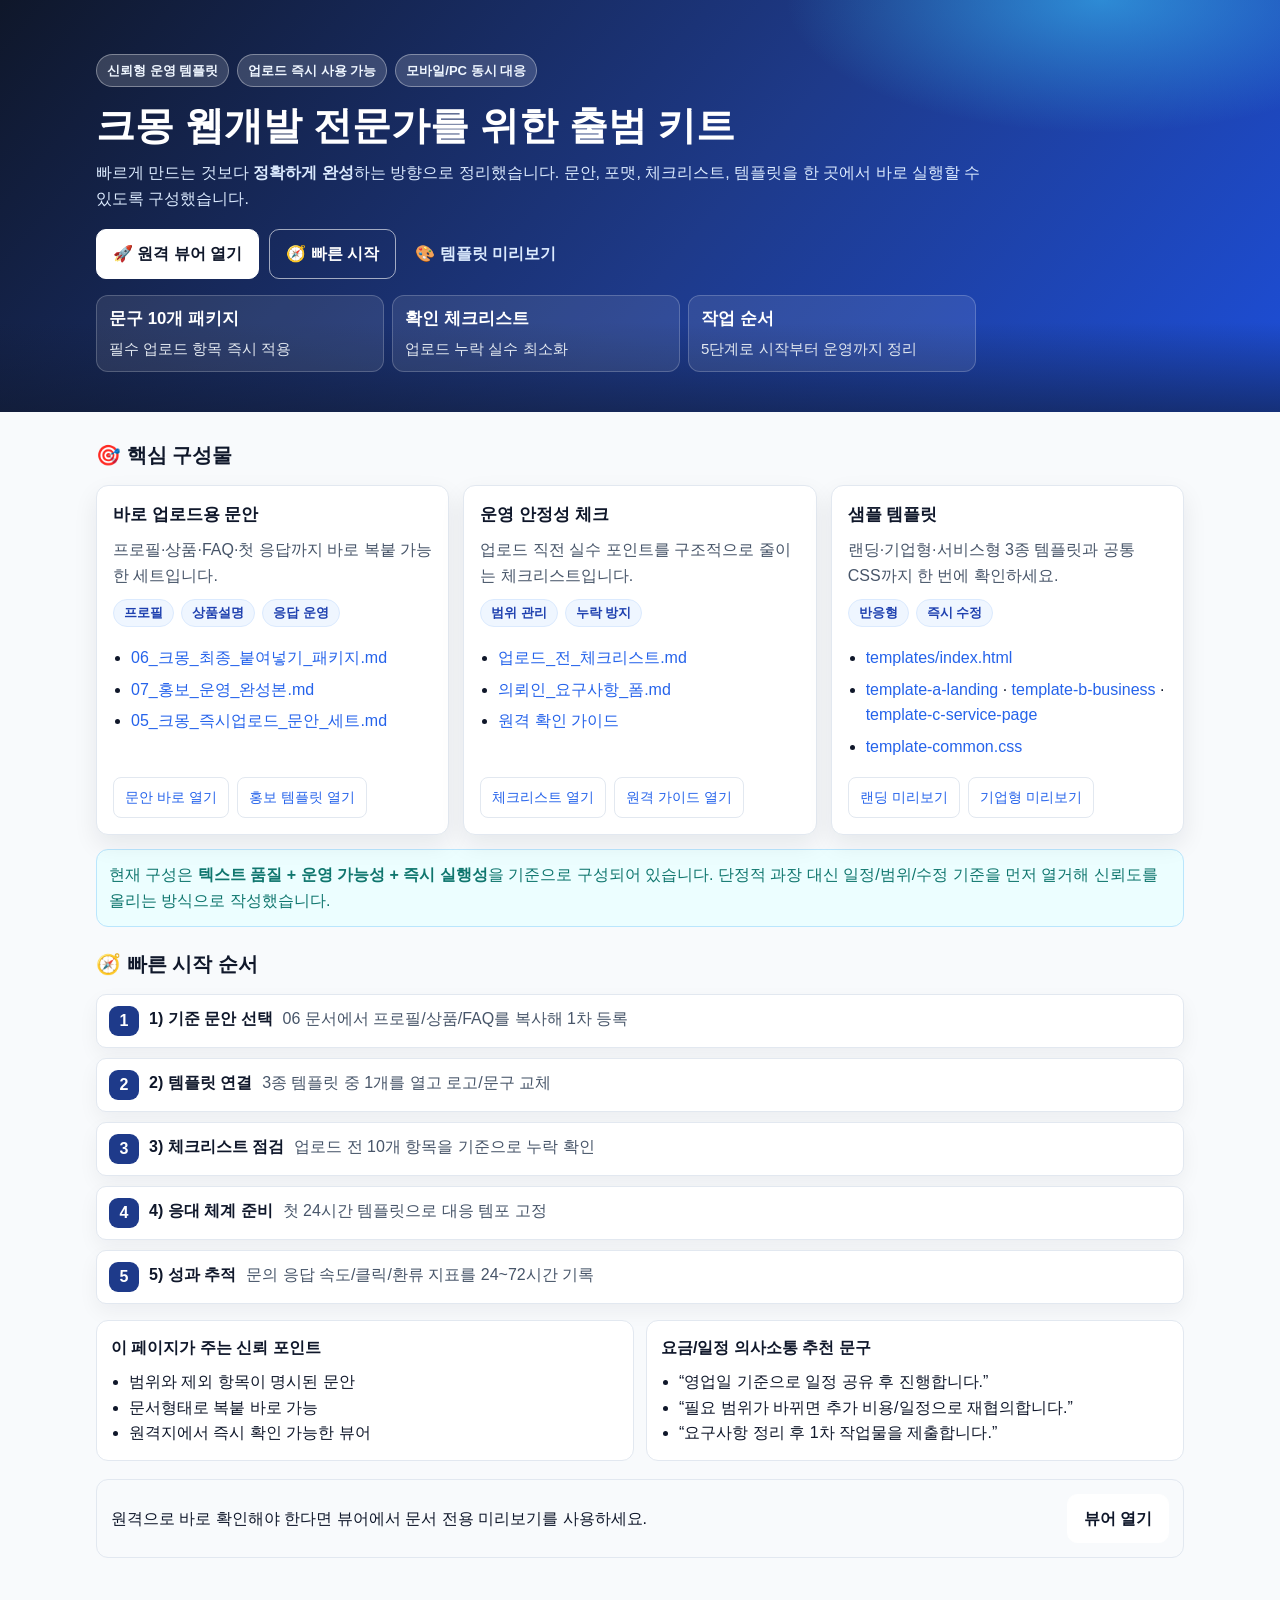
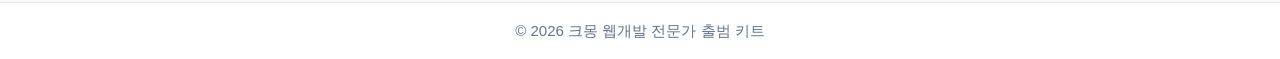
<file: index.html>
<!doctype html>
<html lang="ko">
<head>
  <meta charset="UTF-8" />
  <meta name="viewport" content="width=device-width, initial-scale=1.0" />
  <title>크몽 웹개발 전문가 출범 키트 | KMong Starter Kit</title>
  <meta name="description" content="크몽 웹개발 전문가 론칭을 위한 문안·템플릿·체크리스트를 한 곳에 정리한 실행형 키트" />
  <style>
    :root {
      --bg: #f8fafc;
      --surface: #ffffff;
      --line: #e2e8f0;
      --text: #0f172a;
      --muted: #475569;
      --primary: #1e3a8a;
      --primary-2: #2563eb;
      --accent: #0ea5e9;
      --ok: #10b981;
      --warn: #f59e0b;
      --shadow: 0 10px 24px rgba(15,23,42,.08);
      --radius-md: 12px;
      --radius-lg: 16px;
    }

    * { box-sizing: border-box; }
    body {
      margin: 0;
      font-family: -apple-system, BlinkMacSystemFont, 'Apple SD Gothic Neo', 'Pretendard', 'SUIT', Arial, sans-serif;
      background: var(--bg);
      color: var(--text);
      line-height: 1.6;
    }

    .wrap {
      max-width: 1120px;
      margin: 0 auto;
      padding: 0 16px;
    }

    a { color: var(--primary-2); text-decoration: none; }
    a:hover { text-decoration: underline; }

    .hero {
      position: relative;
      padding: 54px 0 40px;
      color: #fff;
      background: radial-gradient(900px 380px at 86% 0%, rgba(56,189,248,.6) 0%, transparent 35%), linear-gradient(130deg, #0f172a, #1e3a8a 55%, #1d4ed8);
      overflow: hidden;
    }
    .hero::after {
      content: "";
      position: absolute;
      inset: auto 0 0 0;
      height: 90px;
      background: linear-gradient(to top, rgba(15,23,42,.55), transparent);
    }
    .hero-inner { position: relative; z-index: 1; }
    .hero h1 {
      margin: 0 0 10px;
      font-size: clamp(1.85rem, 4vw, 2.45rem);
      line-height: 1.25;
    }
    .hero p {
      margin: 0;
      color: #dbeafe;
      max-width: 900px;
    }

    .badge-row {
      display: flex;
      flex-wrap: wrap;
      gap: 8px;
      margin-bottom: 14px;
    }
    .badge {
      background: rgba(255,255,255,.16);
      border: 1px solid rgba(255,255,255,.35);
      color: #eff6ff;
      border-radius: 999px;
      padding: 5px 10px;
      font-size: 0.82rem;
      font-weight: 700;
    }

    .cta-row {
      display: flex;
      gap: 10px;
      flex-wrap: wrap;
      margin-top: 18px;
    }
    .btn {
      border-radius: 10px;
      padding: 11px 16px;
      border: 1px solid transparent;
      text-decoration: none;
      font-weight: 700;
      font-size: 1rem;
      transition: transform .12s ease, box-shadow .12s ease;
      display: inline-flex;
      align-items: center;
      gap: 6px;
    }
    .btn:hover { transform: translateY(-1px); }
    .btn:focus-visible {
      outline: 3px solid rgba(255,255,255,.8);
      outline-offset: 2px;
    }
    .btn-primary {
      background: #fff;
      color: #0f172a;
      border-color: #fff;
    }
    .btn-secondary {
      background: transparent;
      color: #fff;
      border: 1px solid rgba(255,255,255,.6);
    }
    .btn-text {
      color: #dbeafe;
      background: transparent;
      border-color: transparent;
      padding-left: 8px;
      padding-right: 8px;
    }

    .trustline {
      margin-top: 16px;
      display: grid;
      grid-template-columns: repeat(auto-fit, minmax(190px, 1fr));
      gap: 8px;
      max-width: 880px;
    }
    .trustline div {
      background: rgba(255,255,255,.09);
      border: 1px solid rgba(255,255,255,.2);
      border-radius: 12px;
      padding: 10px 12px;
      color: #e2e8f0;
      font-size: .94rem;
    }
    .trustline strong {
      color: #fff;
      display: block;
      font-size: 1.05rem;
      margin-bottom: 4px;
    }

    .section {
      padding: 28px 0 44px;
    }
    .section-title {
      margin: 0 0 14px;
      font-size: 1.24rem;
      display: flex;
      align-items: center;
      gap: 8px;
      color: #0f172a;
    }

    .grid {
      display: grid;
      grid-template-columns: 1fr;
      gap: 14px;
    }
    @media (min-width: 930px) {
      .grid { grid-template-columns: repeat(3, 1fr); }
    }

    .card {
      background: var(--surface);
      border: 1px solid var(--line);
      border-radius: var(--radius-md);
      padding: 16px;
      box-shadow: var(--shadow);
      display: flex;
      flex-direction: column;
      min-height: 220px;
    }
    .card h2 { margin: 0 0 8px; font-size: 1.05rem; }
    .card p { margin: 0 0 10px; color: var(--muted); }
    .chips { display: flex; flex-wrap: wrap; gap: 7px; margin-bottom: 12px; }
    .chip {
      background: #eff6ff;
      border: 1px solid #dbeafe;
      color: #1e40af;
      border-radius: 999px;
      padding: 3px 10px;
      font-size: 0.8rem;
      font-weight: 700;
    }
    .card ul { margin: 0; padding-left: 18px; }
    .card li { margin: 6px 0; }

    .card-cta {
      margin-top: auto;
      padding-top: 12px;
      display: flex;
      gap: 8px;
      flex-wrap: wrap;
    }
    .card-cta .btn-small {
      font-size: 0.9rem;
      border-radius: 8px;
      padding: 8px 11px;
      border: 1px solid var(--line);
      background: #fff;
    }

    .notice {
      border: 1px solid #bae6fd;
      background: #ecfeff;
      border-radius: 12px;
      color: #0f766e;
      padding: 12px;
      margin: 14px 0 22px;
    }

    .steps {
      list-style: none;
      margin: 0;
      padding: 0;
      display: grid;
      grid-template-columns: 1fr;
      gap: 10px;
      counter-reset: sstep;
    }
    .steps li {
      background: #fff;
      border: 1px solid var(--line);
      border-radius: 10px;
      padding: 11px 12px;
      display: flex;
      gap: 10px;
      align-items: flex-start;
      box-shadow: 0 8px 20px rgba(15,23,42,.05);
    }
    .steps li::before {
      content: counter(sstep);
      counter-increment: sstep;
      min-width: 30px;
      text-align: center;
      border-radius: 9px;
      background: var(--primary);
      color: #fff;
      font-weight: 700;
      line-height: 30px;
      height: 30px;
      border: none;
    }
    .steps strong { display: block; color: #0f172a; }
    .steps span { color: var(--muted); }

    .info-grid {
      margin-top: 16px;
      display: grid;
      gap: 12px;
      grid-template-columns: 1fr;
    }
    @media (min-width: 760px) {
      .info-grid { grid-template-columns: 1fr 1fr; }
    }
    .info-box {
      border: 1px solid var(--line);
      background: #fff;
      border-radius: 12px;
      padding: 14px;
    }
    .info-box h3 { margin: 0 0 8px; font-size: 1rem; }
    .info-box ul { margin: 0; padding-left: 18px; }

    .mini-cta {
      margin-top: 18px;
      display: flex;
      gap: 10px;
      flex-wrap: wrap;
      justify-content: space-between;
      align-items: center;
      padding: 14px;
      border-radius: 12px;
      background: #f8fafc;
      border: 1px solid var(--line);
    }

    footer {
      background: #fff;
      padding: 16px 0;
      border-top: 1px solid var(--line);
      color: #64748b;
      text-align: center;
      font-size: .94rem;
    }

    @media (max-width: 640px) {
      .btn { width: 100%; justify-content: center; }
      .cta-row { gap: 8px; }
      .hero { padding: 44px 0 34px; }
      .mini-cta a { width: 100%; text-align: center; justify-content: center; }
    }
  </style>
</head>
<body>
  <header class="hero" role="banner">
    <div class="wrap hero-inner">
      <div class="badge-row" aria-label="제품 핵심 지표">
        <span class="badge">신뢰형 운영 템플릿</span>
        <span class="badge">업로드 즉시 사용 가능</span>
        <span class="badge">모바일/PC 동시 대응</span>
      </div>

      <h1>크몽 웹개발 전문가를 위한 출범 키트</h1>
      <p>
        빠르게 만드는 것보다 <strong>정확하게 완성</strong>하는 방향으로 정리했습니다.
        문안, 포맷, 체크리스트, 템플릿을 한 곳에서 바로 실행할 수 있도록 구성했습니다.
      </p>

      <div class="cta-row">
        <a class="btn btn-primary" href="./viewer/" aria-label="원격 뷰어로 이동">🚀 원격 뷰어 열기</a>
        <a class="btn btn-secondary" href="#quick-start" aria-label="빠른 시작 순서로 이동">🧭 빠른 시작</a>
        <a class="btn btn-text" href="./templates/" aria-label="템플릿 페이지로 이동">🎨 템플릿 미리보기</a>
      </div>

      <div class="trustline" aria-label="운영 지표 요약">
        <div><strong>문구 10개 패키지</strong>필수 업로드 항목 즉시 적용</div>
        <div><strong>확인 체크리스트</strong>업로드 누락 실수 최소화</div>
        <div><strong>작업 순서</strong>5단계로 시작부터 운영까지 정리</div>
      </div>
    </div>
  </header>

  <main class="section">
    <div class="wrap">
      <h2 class="section-title">🎯 핵심 구성물</h2>
      <section class="grid" aria-label="핵심 문안 및 자료 모음">
        <article class="card">
          <h2>바로 업로드용 문안</h2>
          <p>프로필·상품·FAQ·첫 응답까지 바로 복붙 가능한 세트입니다.</p>
          <div class="chips">
            <span class="chip">프로필</span>
            <span class="chip">상품설명</span>
            <span class="chip">응답 운영</span>
          </div>
          <ul>
            <li><a href="./docs/06_크몽_최종_붙여넣기_패키지.md">06_크몽_최종_붙여넣기_패키지.md</a></li>
            <li><a href="./docs/07_홍보_운영_완성본.md">07_홍보_운영_완성본.md</a></li>
            <li><a href="./docs/05_크몽_즉시업로드_문안_세트.md">05_크몽_즉시업로드_문안_세트.md</a></li>
          </ul>
          <div class="card-cta">
            <a class="btn-small" href="./docs/06_크몽_최종_붙여넣기_패키지.md">문안 바로 열기</a>
            <a class="btn-small" href="./docs/07_홍보_운영_완성본.md">홍보 템플릿 열기</a>
          </div>
        </article>

        <article class="card">
          <h2>운영 안정성 체크</h2>
          <p>업로드 직전 실수 포인트를 구조적으로 줄이는 체크리스트입니다.</p>
          <div class="chips">
            <span class="chip">범위 관리</span>
            <span class="chip">누락 방지</span>
          </div>
          <ul>
            <li><a href="./checklist/업로드_전_체크리스트.md">업로드_전_체크리스트.md</a></li>
            <li><a href="./checklist/의뢰인_요구사항_폼.md">의뢰인_요구사항_폼.md</a></li>
            <li><a href="./docs/08_원격_확인_가이드.md">원격 확인 가이드</a></li>
          </ul>
          <div class="card-cta">
            <a class="btn-small" href="./checklist/업로드_전_체크리스트.md">체크리스트 열기</a>
            <a class="btn-small" href="./docs/08_원격_확인_가이드.md">원격 가이드 열기</a>
          </div>
        </article>

        <article class="card">
          <h2>샘플 템플릿</h2>
          <p>랜딩·기업형·서비스형 3종 템플릿과 공통 CSS까지 한 번에 확인하세요.</p>
          <div class="chips">
            <span class="chip">반응형</span>
            <span class="chip">즉시 수정</span>
          </div>
          <ul>
            <li><a href="./templates/index.html">templates/index.html</a></li>
            <li><a href="./templates/template-a-landing.html">template-a-landing</a> · <a href="./templates/template-b-business.html">template-b-business</a> · <a href="./templates/template-c-service-page.html">template-c-service-page</a></li>
            <li><a href="./templates/template-common.css">template-common.css</a></li>
          </ul>
          <div class="card-cta">
            <a class="btn-small" href="./templates/template-a-landing.html">랜딩 미리보기</a>
            <a class="btn-small" href="./templates/template-b-business.html">기업형 미리보기</a>
          </div>
        </article>
      </section>

      <div class="notice">
        현재 구성은 <strong>텍스트 품질 + 운영 가능성 + 즉시 실행성</strong>을 기준으로 구성되어 있습니다.
        단정적 과장 대신 일정/범위/수정 기준을 먼저 열거해 신뢰도를 올리는 방식으로 작성했습니다.
      </div>

      <h2 class="section-title" id="quick-start">🧭 빠른 시작 순서</h2>
      <ol class="steps" aria-label="빠른 시작 단계">
        <li><strong>1) 기준 문안 선택</strong><span>06 문서에서 프로필/상품/FAQ를 복사해 1차 등록</span></li>
        <li><strong>2) 템플릿 연결</strong><span>3종 템플릿 중 1개를 열고 로고/문구 교체</span></li>
        <li><strong>3) 체크리스트 점검</strong><span>업로드 전 10개 항목을 기준으로 누락 확인</span></li>
        <li><strong>4) 응대 체계 준비</strong><span>첫 24시간 템플릿으로 대응 템포 고정</span></li>
        <li><strong>5) 성과 추적</strong><span>문의 응답 속도/클릭/환류 지표를 24~72시간 기록</span></li>
      </ol>

      <div class="info-grid">
        <section class="info-box">
          <h3>이 페이지가 주는 신뢰 포인트</h3>
          <ul>
            <li>범위와 제외 항목이 명시된 문안</li>
            <li>문서형태로 복붙 바로 가능</li>
            <li>원격지에서 즉시 확인 가능한 뷰어</li>
          </ul>
        </section>
        <section class="info-box">
          <h3>요금/일정 의사소통 추천 문구</h3>
          <ul>
            <li>“영업일 기준으로 일정 공유 후 진행합니다.”</li>
            <li>“필요 범위가 바뀌면 추가 비용/일정으로 재협의합니다.”</li>
            <li>“요구사항 정리 후 1차 작업물을 제출합니다.”</li>
          </ul>
        </section>
      </div>

      <div class="mini-cta" role="note" aria-label="바로가기 버튼 그룹">
        <span>원격으로 바로 확인해야 한다면 뷰어에서 문서 전용 미리보기를 사용하세요.</span>
        <a class="btn btn-primary" href="./viewer/">뷰어 열기</a>
      </div>
    </div>
  </main>

  <footer>© 2026 크몽 웹개발 전문가 출범 키트</footer>
</body>
</html>
</file>
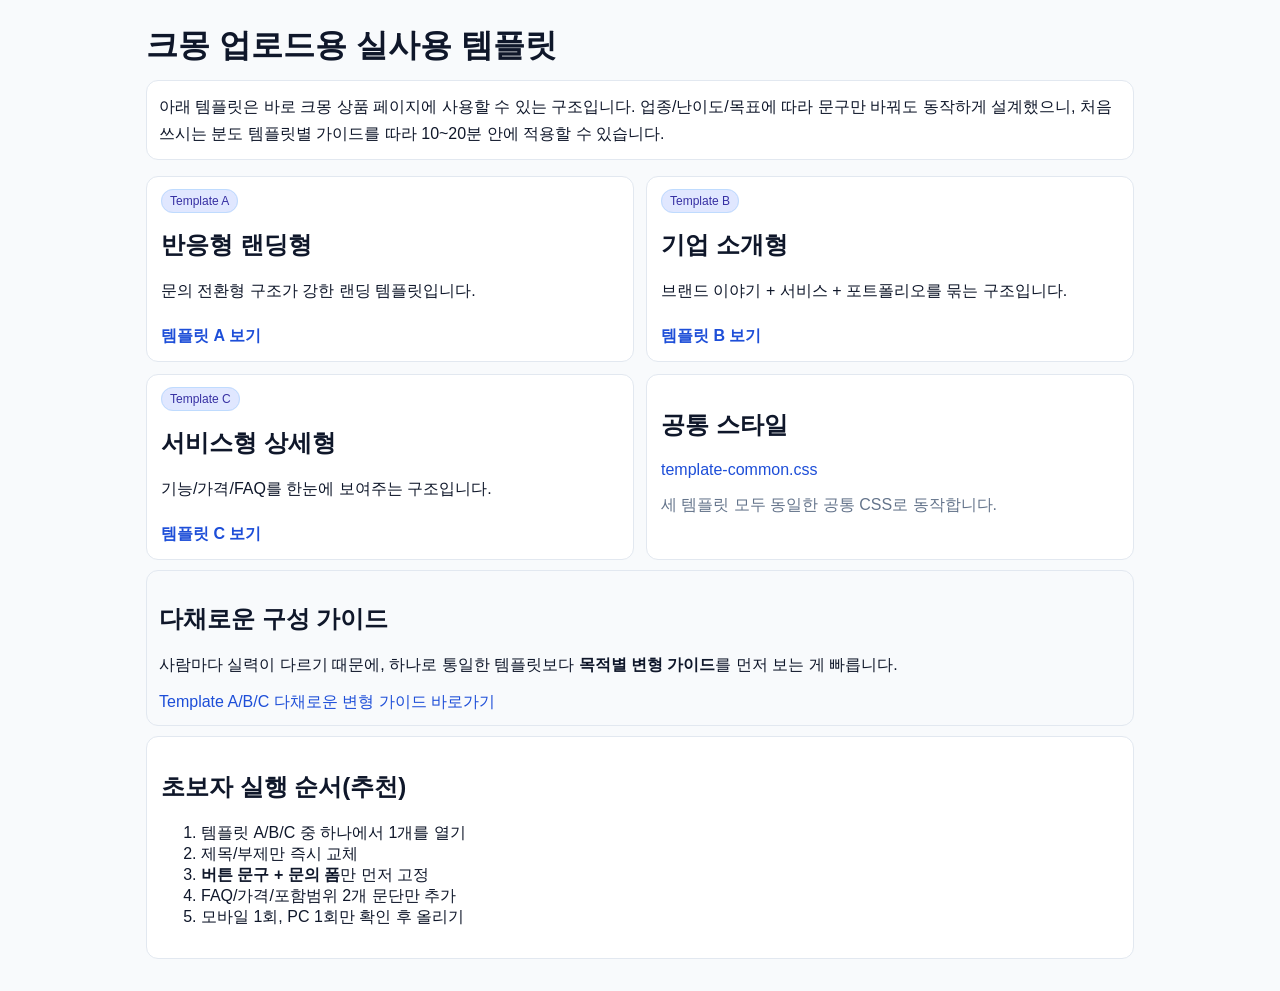
<file: templates/index.html>
<!doctype html>
<html lang="ko">
<head>
  <meta charset="UTF-8" />
  <meta name="viewport" content="width=device-width, initial-scale=1.0" />
  <meta name="description" content="크몽 업로드용 실사용 템플릿 모음" />
  <title>실사용 템플릿 목록</title>
  <style>
    :root {
      --line: #e2e8f0;
      --card: #ffffff;
      --text: #0f172a;
      --muted: #64748b;
    }
    * { box-sizing: border-box; }
    body {
      font-family: -apple-system, BlinkMacSystemFont, 'Apple SD Gothic Neo', Arial, sans-serif;
      background: #f8fafc;
      margin: 0;
      color: var(--text);
    }
    .wrap { max-width: 1020px; margin: 0 auto; padding: 24px 16px 32px; }
    .title { margin: 0 0 12px; }
    .summary {
      background: #fff;
      border: 1px solid var(--line);
      border-radius: 12px;
      padding: 12px;
      line-height: 1.7;
      margin-bottom: 16px;
    }
    .grid {
      display: grid;
      grid-template-columns: repeat(2, 1fr);
      gap: 12px;
      margin-bottom: 10px;
    }
    .card {
      background: var(--card);
      border: 1px solid var(--line);
      border-radius: 12px;
      padding: 14px;
      min-height: 130px;
    }
    a { color: #1d4ed8; text-decoration: none; }
    a:hover { text-decoration: underline; }
    .badge { background:#e0e7ff; color:#3730a3; padding:4px 8px; border-radius:999px; font-size:12px; border:1px solid #bfdbfe; }
    .hint { color: var(--muted); }
    .big-link {
      display: inline-block;
      margin-top: 8px;
      font-weight: 700;
    }
    .highlight { background: #f8fafc; border:1px solid var(--line); border-radius:12px; padding: 12px; }

    @media (max-width: 860px) {
      .grid { grid-template-columns: 1fr; }
    }
  </style>
</head>
<body>
  <main class="wrap">
    <h1 class="title">크몽 업로드용 실사용 템플릿</h1>
    <div class="summary">
      아래 템플릿은 바로 크몽 상품 페이지에 사용할 수 있는 구조입니다.
      업종/난이도/목표에 따라 문구만 바꿔도 동작하게 설계했으니,
      처음 쓰시는 분도 템플릿별 가이드를 따라 10~20분 안에 적용할 수 있습니다.
    </div>

    <div class="grid">
      <section class="card">
        <span class="badge">Template A</span>
        <h2>반응형 랜딩형</h2>
        <p>문의 전환형 구조가 강한 랜딩 템플릿입니다.</p>
        <a class="big-link" href="./template-a-landing.html">템플릿 A 보기</a>
      </section>

      <section class="card">
        <span class="badge">Template B</span>
        <h2>기업 소개형</h2>
        <p>브랜드 이야기 + 서비스 + 포트폴리오를 묶는 구조입니다.</p>
        <a class="big-link" href="./template-b-business.html">템플릿 B 보기</a>
      </section>

      <section class="card">
        <span class="badge">Template C</span>
        <h2>서비스형 상세형</h2>
        <p>기능/가격/FAQ를 한눈에 보여주는 구조입니다.</p>
        <a class="big-link" href="./template-c-service-page.html">템플릿 C 보기</a>
      </section>

      <section class="card">
        <h2>공통 스타일</h2>
        <a href="./template-common.css">template-common.css</a>
        <p class="hint">세 템플릿 모두 동일한 공통 CSS로 동작합니다.</p>
      </section>
    </div>

    <section class="card highlight">
      <h2>다채로운 구성 가이드</h2>
      <p>
        사람마다 실력이 다르기 때문에, 하나로 통일한 템플릿보다
        <strong>목적별 변형 가이드</strong>를 먼저 보는 게 빠릅니다.
      </p>
      <a href="./template-variations.md">Template A/B/C 다채로운 변형 가이드 바로가기</a>
    </section>

    <section class="card" style="margin-top:10px;">
      <h2>초보자 실행 순서(추천)</h2>
      <ol>
        <li>템플릿 A/B/C 중 하나에서 1개를 열기</li>
        <li>제목/부제만 즉시 교체</li>
        <li><strong>버튼 문구 + 문의 폼</strong>만 먼저 고정</li>
        <li>FAQ/가격/포함범위 2개 문단만 추가</li>
        <li>모바일 1회, PC 1회만 확인 후 올리기</li>
      </ol>
    </section>
  </main>
</body>
</html>
</file>
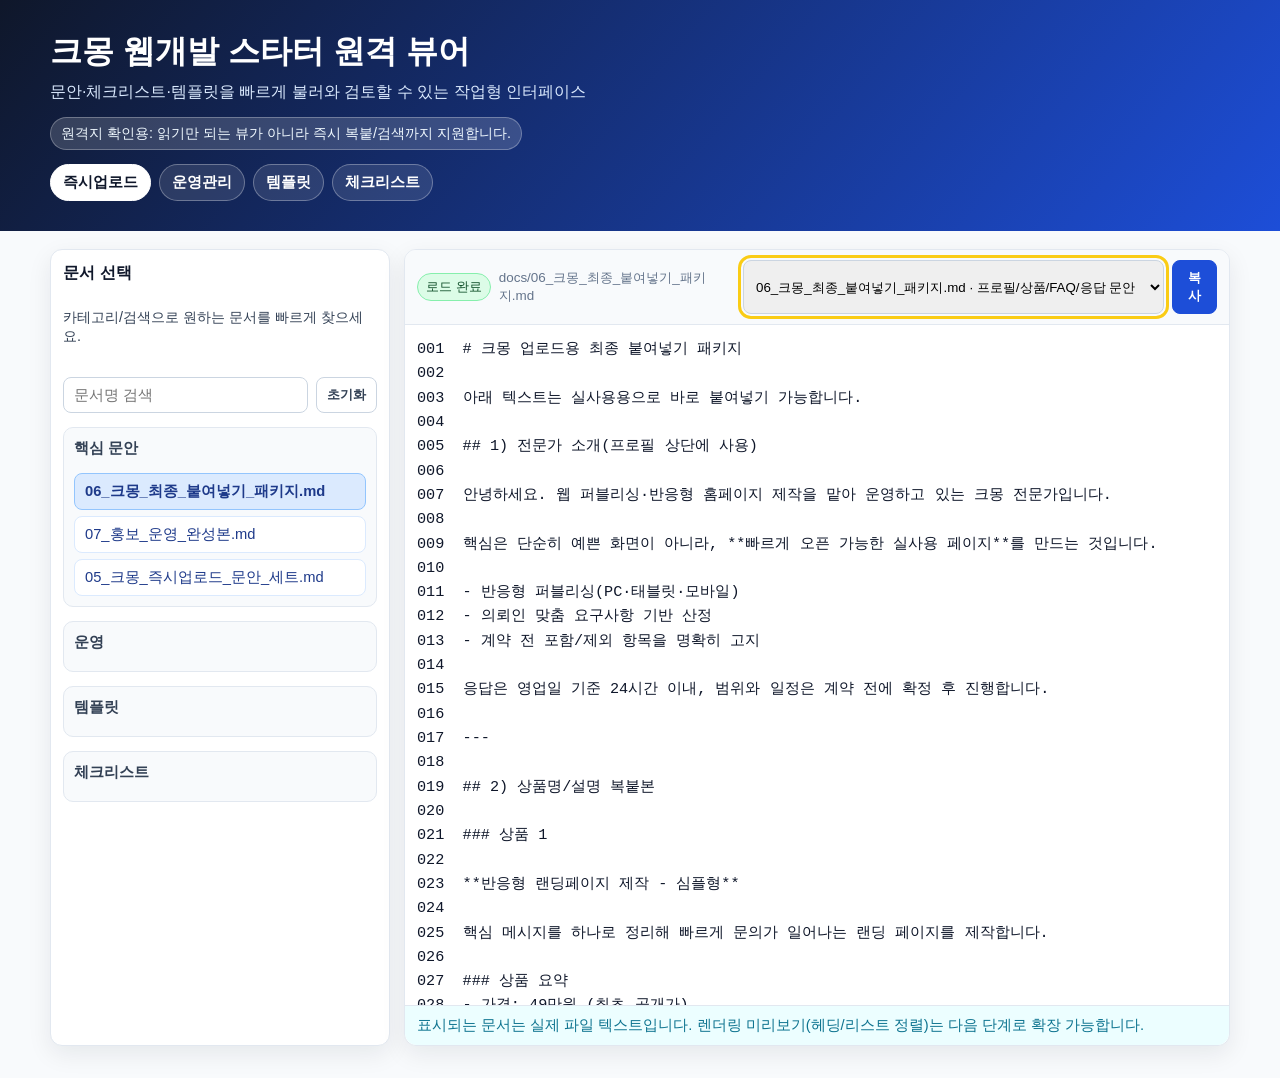
<file: viewer/index.html>
<!doctype html>
<html lang="ko">
<head>
  <meta charset="UTF-8" />
  <meta name="viewport" content="width=device-width, initial-scale=1.0" />
  <title>크몽 웹개발 스타터 원격 뷰어</title>
  <style>
    :root {
      --bg: #0f172a;
      --surface: #ffffff;
      --line: #e2e8f0;
      --text: #0f172a;
      --muted: #334155;
      --muted-2: #64748b;
      --primary: #1e3a8a;
      --primary-2: #2563eb;
      --focus: #2563eb;
      --ok: #10b981;
      --warn: #f59e0b;
      --shadow: 0 8px 24px rgba(15,23,42,.08);
      --radius: 12px;
    }

    * { box-sizing: border-box; }
    body {
      margin: 0;
      background: #f8fafc;
      color: var(--text);
      font-family: -apple-system, BlinkMacSystemFont, 'Apple SD Gothic Neo', 'Pretendard', Arial, sans-serif;
    }

    .skip {
      position: absolute;
      left: -9999px;
      top: 8px;
      z-index: 100;
      background: #fff;
      color: #0f172a;
      padding: 8px 12px;
      border-radius: 8px;
      border: 1px solid var(--line);
      text-decoration: none;
    }
    .skip:focus {
      left: 16px;
    }

    .top {
      background: linear-gradient(130deg, #0f172a, #1d4ed8);
      color: #fff;
      padding: 30px 16px;
    }
    .wrap { max-width: 1180px; margin: 0 auto; }
    h1 { margin: 0; font-size: clamp(1.5rem, 4vw, 2rem); }
    .subtitle {
      margin: 8px 0 14px;
      color: #dbeafe;
      max-width: 900px;
    }
    .toolbar-note {
      display: inline-flex;
      align-items: center;
      gap: 8px;
      background: rgba(255,255,255,.16);
      border: 1px solid rgba(255,255,255,.28);
      padding: 6px 10px;
      border-radius: 999px;
      font-size: .9rem;
      color: #f0f9ff;
    }

    .tabbar {
      margin-top: 14px;
      display: flex;
      gap: 8px;
      flex-wrap: wrap;
    }
    .tabbar button {
      border: 1px solid rgba(255,255,255,.3);
      background: rgba(255,255,255,.11);
      color: #fff;
      border-radius: 999px;
      padding: 8px 12px;
      font-size: .94rem;
      cursor: pointer;
      font-weight: 700;
    }
    .tabbar button[aria-selected="true"] {
      background: #fff;
      color: #0f172a;
      border-color: #fff;
    }
    .tabbar button:focus-visible,
    .doc-item:focus-visible,
    .action-btn:focus-visible,
    #search:focus-visible,
    #doc-select:focus-visible,
    #copy-btn:focus-visible,
    #retry-btn:focus-visible {
      outline: 3px solid #facc15;
      outline-offset: 2px;
    }

    .main {
      padding: 18px 16px 32px;
    }

    .workspace {
      max-width: 1180px;
      margin: 0 auto;
      display: grid;
      grid-template-columns: 340px 1fr;
      gap: 14px;
    }

    .panel {
      background: var(--surface);
      border: 1px solid var(--line);
      border-radius: var(--radius);
      box-shadow: var(--shadow);
      overflow: hidden;
      min-height: 420px;
    }

    .sidebar {
      display: flex;
      flex-direction: column;
      padding: 12px;
      gap: 10px;
    }

    .sidebar h2 {
      margin: 0;
      font-size: 1.02rem;
    }
    .small { font-size: .9rem; color: var(--muted); }

    .search-wrap {
      display: grid;
      grid-template-columns: 1fr auto;
      gap: 8px;
      margin-top: 6px;
    }
    #search {
      border: 1px solid #cbd5e1;
      border-radius: 8px;
      padding: 8px 10px;
      font-size: .95rem;
    }
    #search-clear {
      border: 1px solid #cbd5e1;
      border-radius: 8px;
      background: #fff;
      color: #334155;
      padding: 8px 10px;
    }

    .group {
      margin-top: 4px;
      border: 1px solid #e2e8f0;
      border-radius: 10px;
      padding: 10px;
      background: #f8fafc;
    }
    .group h3 {
      margin: 0 0 8px;
      font-size: .95rem;
      color: #334155;
    }
    .doc-item {
      width: 100%;
      text-align: left;
      border: 1px solid #dbeafe;
      background: #fff;
      margin-top: 6px;
      padding: 8px 10px;
      border-radius: 8px;
      cursor: pointer;
      color: #1e3a8a;
      font-size: .92rem;
    }
    .doc-item[aria-current="true"] {
      background: #dbeafe;
      border-color: #93c5fd;
      font-weight: 700;
    }

    .viewer {
      display: flex;
      flex-direction: column;
      min-height: 520px;
    }
    .viewer-head {
      position: sticky;
      top: 0;
      z-index: 2;
      background: #f8fafc;
      border-bottom: 1px solid var(--line);
      padding: 10px 12px;
      display: flex;
      flex-wrap: wrap;
      align-items: center;
      justify-content: space-between;
      gap: 10px;
    }
    .viewer-head .left {
      display: flex;
      align-items: center;
      gap: 8px;
      min-width: 0;
      flex: 1;
    }
    .status {
      font-size: .84rem;
      padding: 4px 8px;
      border-radius: 999px;
      background: #f1f5f9;
      border: 1px solid #cbd5e1;
      color: #334155;
      white-space: nowrap;
    }
    .status.loading { background: #dbeafe; color: #1d4ed8; }
    .status.error { background: #fee2e2; color: #991b1b; border-color: #fecaca; }
    .status.success { background: #dcfce7; color: #14532d; border-color: #86efac; }
    #current-path { color: #64748b; font-size: .84rem; }

    #doc-select {
      width: 100%;
      border: 1px solid #cbd5e1;
      border-radius: 8px;
      padding: 6px 8px;
      max-width: 100%;
    }

    .actions { display: flex; gap: 8px; }
    .action-btn {
      border: 1px solid #cbd5e1;
      background: #fff;
      border-radius: 8px;
      padding: 8px 10px;
      cursor: pointer;
      font-weight: 700;
      color: #1e3a8a;
    }
    .action-btn.primary { background: #1d4ed8; color: #fff; border-color: #1d4ed8; }

    #docViewer {
      margin: 0;
      white-space: pre-wrap;
      word-break: break-all;
      background: #fff;
      color: #0f172a;
      line-height: 1.6;
      padding: 12px;
      overflow: auto;
      font-size: .95rem;
      min-height: 380px;
      max-height: calc(100vh - 220px);
      min-height: 420px;
    }

    mark {
      background: #fef9c3;
      border-radius: 3px;
      padding: 0 2px;
    }

    .note {
      border-top: 1px solid var(--line);
      padding: 10px 12px;
      background: #ecfeff;
      color: #0e7490;
      font-size: .92rem;
      border-radius: 0 0 var(--radius) var(--radius);
    }

    .reveal {
      display: none;
    }

    @media (max-width: 960px) {
      .workspace {
        grid-template-columns: 1fr;
      }
      .sidebar {
        order: 2;
      }
      .viewer {
        order: 1;
      }
    }

    @media (max-width: 640px) {
      .toolbar { gap: 10px; }
      .viewer-head {
        position: static;
        padding: 10px;
      }
      .actions { width: 100%; }
      .action-btn { flex: 1; }
      #docViewer {
        max-height: calc(100vh - 340px);
      }
      .reveal {
        display: inline;
        margin-left: 8px;
      }
    }
  </style>
</head>
<body>
  <a class="skip" href="#viewer-head">본문 바로가기</a>

  <header class="top" role="banner">
    <div class="wrap">
      <h1>크몽 웹개발 스타터 원격 뷰어</h1>
      <p class="subtitle">문안·체크리스트·템플릿을 빠르게 불러와 검토할 수 있는 작업형 인터페이스</p>
      <div class="toolbar-note">원격지 확인용: 읽기만 되는 뷰가 아니라 즉시 복붙/검색까지 지원합니다.</div>
      <div class="tabbar" role="tablist" aria-label="문서 시나리오">
        <button class="tab" role="tab" id="tab-core" data-target="core" aria-controls="viewer-area" aria-selected="true" aria-label="즉시업로드 시나리오">즉시업로드</button>
        <button class="tab" role="tab" id="tab-ops" data-target="ops" aria-controls="viewer-area" aria-selected="false" aria-label="운영관리 시나리오">운영관리</button>
        <button class="tab" role="tab" id="tab-template" data-target="template" aria-controls="viewer-area" aria-selected="false" aria-label="템플릿 시나리오">템플릿</button>
        <button class="tab" role="tab" id="tab-check" data-target="check" aria-controls="viewer-area" aria-selected="false" aria-label="체크리스트 시나리오">체크리스트</button>
      </div>
    </div>
  </header>

  <main class="main">
    <div class="wrap workspace">
      <aside class="panel sidebar" aria-label="문서 목록 패널">
        <h2>문서 선택</h2>
        <p class="small">카테고리/검색으로 원하는 문서를 빠르게 찾으세요.</p>
        <div class="search-wrap">
          <input id="search" aria-label="문서 검색" type="search" placeholder="문서명 검색" />
          <button id="search-clear" type="button" class="action-btn" aria-label="검색 초기화">초기화</button>
        </div>

        <div class="group" id="group-core">
          <h3>핵심 문안</h3>
        </div>
        <div class="group" id="group-ops">
          <h3>운영</h3>
        </div>
        <div class="group" id="group-template">
          <h3>템플릿</h3>
        </div>
        <div class="group" id="group-check">
          <h3>체크리스트</h3>
        </div>
      </aside>

      <section class="panel viewer" id="viewer-area" role="region" aria-labelledby="viewer-title">
        <div class="viewer-head" id="viewer-head">
          <div class="left">
            <span id="status" class="status" role="status" aria-live="polite">준비됨</span>
            <span id="current-path">문서 경로</span>
          </div>
          <div class="actions">
            <select id="doc-select" aria-label="문서 직접 선택"></select>
            <button id="copy-btn" class="action-btn primary" type="button" aria-label="문서 내용 복사">복사</button>
            <button id="retry-btn" class="action-btn" type="button" style="display:none;" aria-label="다시 불러오기">다시 불러오기</button>
          </div>
        </div>
        <pre id="docViewer" aria-live="polite" aria-busy="false"></pre>
        <div class="note">표시되는 문서는 실제 파일 텍스트입니다. 렌더링 미리보기(헤딩/리스트 정렬)는 다음 단계로 확장 가능합니다.</div>
      </section>
    </div>
  </main>

  <script>
    const DOCS = [
      { id: 'd06', title: '06_크몽_최종_붙여넣기_패키지.md', path: '../docs/06_크몽_최종_붙여넣기_패키지.md', category: 'core', desc: '프로필/상품/FAQ/응답 문안' },
      { id: 'd07', title: '07_홍보_운영_완성본.md', path: '../docs/07_홍보_운영_완성본.md', category: 'core', desc: '썸네일/상품명/응대 운영안' },
      { id: 'd05', title: '05_크몽_즉시업로드_문안_세트.md', path: '../docs/05_크몽_즉시업로드_문안_세트.md', category: 'core', desc: '초기 업로드용 기본 문안' },
      { id: 'd00', title: '00_한눈에_보기_요약본.md', path: '../docs/00_한눈에_보기_요약본.md', category: 'ops', desc: '요약 핵심 오버뷰' },
      { id: 'd09', title: 'docs/08_원격_확인_가이드.md', path: '../docs/08_원격_확인_가이드.md', category: 'ops', desc: '원격지 확인 방법' },
      { id: 'dcheck', title: '업로드_전_체크리스트.md', path: '../checklist/업로드_전_체크리스트.md', category: 'check', desc: '업로드 직전 누락 점검' },
      { id: 'dform', title: '의뢰인_요구사항_폼.md', path: '../checklist/의뢰인_요구사항_폼.md', category: 'check', desc: '요구사항 수집용 체크폼' },
      { id: 'dtmpl', title: '템플릿 인덱스', path: '../templates/index.html', category: 'template', desc: '템플릿 미리보기' },
      { id: 'dtmplA', title: 'template-a-landing.html', path: '../templates/template-a-landing.html', category: 'template', desc: '랜딩형 샘플' },
      { id: 'dtmplB', title: 'template-b-business.html', path: '../templates/template-b-business.html', category: 'template', desc: '비즈니스형 샘플' },
      { id: 'dtmplC', title: 'template-c-service-page.html', path: '../templates/template-c-service-page.html', category: 'template', desc: '서비스형 샘플' }
    ];

    const TAB_MAP = {
      core: ['d06', 'd07', 'd05'],
      ops: ['d00', 'd09'],
      template: ['dtmpl', 'dtmplA', 'dtmplB', 'dtmplC'],
      check: ['dcheck', 'dform']
    };

    const tabs = document.querySelectorAll('.tabbar button');
    const viewer = document.getElementById('docViewer');
    const status = document.getElementById('status');
    const currentPath = document.getElementById('current-path');
    const docSelect = document.getElementById('doc-select');
    const searchInput = document.getElementById('search');
    const searchClear = document.getElementById('search-clear');
    const copyBtn = document.getElementById('copy-btn');
    const retryBtn = document.getElementById('retry-btn');

    const cache = new Map();
    let state = {
      activeTab: 'core',
      activeDoc: DOCS[0].path,
      loading: false
    };

    function groupByCategory(category) {
      return DOCS.filter((d) => d.category === category);
    }

    function sanitizeText(text) {
      return text
        .replace(/&/g, '&amp;')
        .replace(/</g, '&lt;')
        .replace(/>/g, '&gt;');
    }

    function renderSelect(docs = DOCS) {
      const prev = docSelect.value;
      docSelect.innerHTML = '';
      docs.forEach((doc) => {
        const opt = document.createElement('option');
        opt.value = doc.path;
        opt.textContent = `${doc.title} · ${doc.desc}`;
        opt.dataset.id = doc.id;
        docSelect.appendChild(opt);
      });
      if (docs.some((d) => d.path === prev)) {
        docSelect.value = prev;
      } else {
        const fallback = docs.find((d) => d.id === state.activeDoc);
      }
    }

    function renderSidebar(docs = DOCS) {
      const groups = {
        core: document.getElementById('group-core'),
        ops: document.getElementById('group-ops'),
        template: document.getElementById('group-template'),
        check: document.getElementById('group-check')
      };

      Object.keys(groups).forEach((k) => {
        groups[k].querySelectorAll('.doc-item').forEach((n) => n.remove());
      });

      docs.forEach((doc) => {
        const btn = document.createElement('button');
        btn.className = 'doc-item';
        btn.type = 'button';
        btn.textContent = doc.title;
        btn.dataset.path = doc.path;
        btn.dataset.id = doc.id;
        btn.setAttribute('aria-current', doc.path === state.activeDoc ? 'true' : 'false');
        if (state.activeDoc === doc.path) {
          btn.focus();
        }
        btn.addEventListener('click', () => {
          loadDocument(doc.path);
          docSelect.value = doc.path;
          syncUrl();
          renderSidebar();
        });
        btn.title = doc.desc;
        groups[doc.category]?.appendChild(btn);
      });
    }

    function setStatus(type, text) {
      status.className = 'status ' + type;
      status.textContent = text;
    }

    function showRetry(show) {
      retryBtn.style.display = show ? 'inline-block' : 'none';
    }

    function updateCurrentPath(path) {
      currentPath.textContent = path.replace('../', '');
    }

    function filterDocs(keyword) {
      const q = keyword.trim().toLowerCase();
      if (!q) return DOCS;
      return DOCS.filter((doc) =>
        doc.title.toLowerCase().includes(q) || doc.desc.toLowerCase().includes(q)
      );
    }

    async function loadDocument(path, focusAfterLoad = true) {
      if (!DOCS.some((d) => d.path === path)) {
        setStatus('error', '허용되지 않은 경로입니다.');
        showRetry(false);
        return;
      }

      state.activeDoc = path;
      setStatus('loading', '문서 로드 중…');
      viewer.setAttribute('aria-busy', 'true');
      viewer.textContent = '로딩 중...';
      showRetry(false);

      try {
        const cached = cache.get(path);
        const text = cached
          ? cached
          : await (async () => {
              const res = await fetch(path, { cache: 'no-store' });
              if (!res.ok) throw new Error('HTTP ' + res.status);
              const t = await res.text();
              cache.set(path, t);
              return t;
            })();

        const selected = path;
        const safe = sanitizeText(text);
        cache.set(path, cache.get(path) || text);
        viewer.innerHTML = applyLineNumbers(safe);
        updateCurrentPath(path);
        setStatus('success', '로드 완료');
        viewer.setAttribute('aria-busy', 'false');
        if (focusAfterLoad) {
          viewer.focus && viewer.focus();
        }
      } catch (e) {
        setStatus('error', '문서 로드 실패');
        viewer.setAttribute('aria-busy', 'false');
        viewer.textContent = `문서 로드 실패: ${e.message}\n경로: ${path}`;
        showRetry(true);
      }

      if (searchInput.value.trim()) {
        applySearch(searchInput.value);
      }

      updateCurrentSelectionState();
    }

    function applyLineNumbers(text) {
      const lines = text.split('\n').map((line, idx) => `${(idx + 1).toString().padStart(3, '0')}  ${line}`);
      return lines.join('\n');
    }

    function updateCurrentSelectionState() {
      document.querySelectorAll('.doc-item').forEach((btn) => {
        btn.setAttribute('aria-current', btn.dataset.path === state.activeDoc ? 'true' : 'false');
      });
      const active = DOCS.find((d) => d.path === state.activeDoc);
      if (active) {
        setStateFromUrl({ doc: active.path, tab: state.activeTab }, true);
      }
    }

    function setStateFromUrl({doc, tab}, updateSelect = false) {
      const params = new URLSearchParams(window.location.search);
      if (doc) params.set('doc', doc);
      if (tab) params.set('tab', tab);
      const newUrl = `${window.location.pathname}?${params.toString()}`;
      window.history.replaceState({}, '', newUrl);
      if (updateSelect) {
        docSelect.value = doc;
      }
    }

    function syncUrl() {
      setStateFromUrl({ doc: state.activeDoc, tab: state.activeTab }, true);
    }

    function applyTab(tabId) {
      state.activeTab = tabId;
      tabs.forEach((t) => {
        const active = t.dataset.target === tabId;
        t.setAttribute('aria-selected', active ? 'true' : 'false');
      });

      const ids = TAB_MAP[tabId] || DOCS.map((d) => d.id);
      const filtered = DOCS.filter((d) => ids.includes(d.id));
      renderSelect(filtered);
      renderSidebar(filtered);
      if (!filtered.some((d) => d.path === state.activeDoc)) {
        loadDocument(filtered[0].path, false);
        setStateFromUrl({ doc: filtered[0].path, tab: tabId }, true);
      } else {
        setStateFromUrl({ doc: state.activeDoc, tab: tabId });
      }
      docSelect.focus();
    }

    function applySearch(keyword) {
      const filtered = filterDocs(keyword);
      renderSelect(filtered);
      renderSidebar(filtered);
      if (filtered.length === 0) {
        viewer.textContent = '검색 결과가 없습니다.';
        setStatus('warn', '검색 결과 없음');
      } else if (!DOCS.some((d) => d.path === state.activeDoc && filtered.includes(d))) {
        const next = filtered[0];
        loadDocument(next.path);
        docSelect.value = next.path;
        setStateFromUrl({ doc: next.path });
      }
      const target = state.activeDocText;
      if (viewer.textContent && keyword) {
        const safe = viewer.textContent;
        const escaped = keyword.replace(/[.*+?^${}()|[\]\\]/g, '\\$&');
        viewer.innerHTML = safe.replace(new RegExp(escaped, 'gi'), (match) => `<mark>${match}</mark>`);
      }
    }

    // 이벤트 바인딩
    tabs.forEach((tab) => {
      tab.addEventListener('click', () => {
        applyTab(tab.dataset.target);
      });
      tab.addEventListener('keydown', (e) => {
        const idx = [...tabs].indexOf(tab);
        if (e.key === 'ArrowRight' || e.key === 'ArrowDown') {
          e.preventDefault();
          const next = tabs[(idx + 1) % tabs.length];
          next.focus();
          next.click();
        }
        if (e.key === 'ArrowLeft' || e.key === 'ArrowUp') {
          e.preventDefault();
          const prev = tabs[(idx - 1 + tabs.length) % tabs.length];
          prev.focus();
          prev.click();
        }
        if (e.key === 'Home') {
          tabs[0].focus(); tabs[0].click();
        }
        if (e.key === 'End') {
          tabs[tabs.length - 1].focus(); tabs[tabs.length - 1].click();
        }
      });
    });

    searchInput.addEventListener('input', (e) => {
      applySearch(e.target.value);
    });

    searchClear.addEventListener('click', () => {
      searchInput.value = '';
      applyTab(state.activeTab);
    });

    docSelect.addEventListener('change', () => {
      loadDocument(docSelect.value);
      syncUrl();
    });

    copyBtn.addEventListener('click', async () => {
      const txt = viewer.textContent || '';
      try {
        await navigator.clipboard.writeText(txt);
        setStatus('success', '클립보드 복사 완료');
        setTimeout(() => {
          if (status.classList.contains('success')) setStatus('success', '준비됨');
        }, 1400);
      } catch (e) {
        setStatus('error', '복사 실패: 브라우저 권한 필요');
        retryBtn.style.display = 'inline-block';
      }
    });

    retryBtn.addEventListener('click', () => {
      if (state.activeDoc) {
        loadDocument(state.activeDoc);
      }
    });

    // 초기 URL 상태 복원
    (function init() {
      const params = new URLSearchParams(window.location.search);
      const tab = params.get('tab') || 'core';
      const doc = params.get('doc');

      renderSelect(DOCS);
      renderSidebar(DOCS);

      if (tab && TAB_MAP[tab]) {
        applyTab(tab);
      }

      if (doc && DOCS.some((d) => d.path === doc)) {
        state.activeDoc = doc;
        docSelect.value = doc;
      }

      loadDocument(state.activeDoc);
      if (doc) syncUrl();
    })();
  </script>
</body>
</html>
</file>
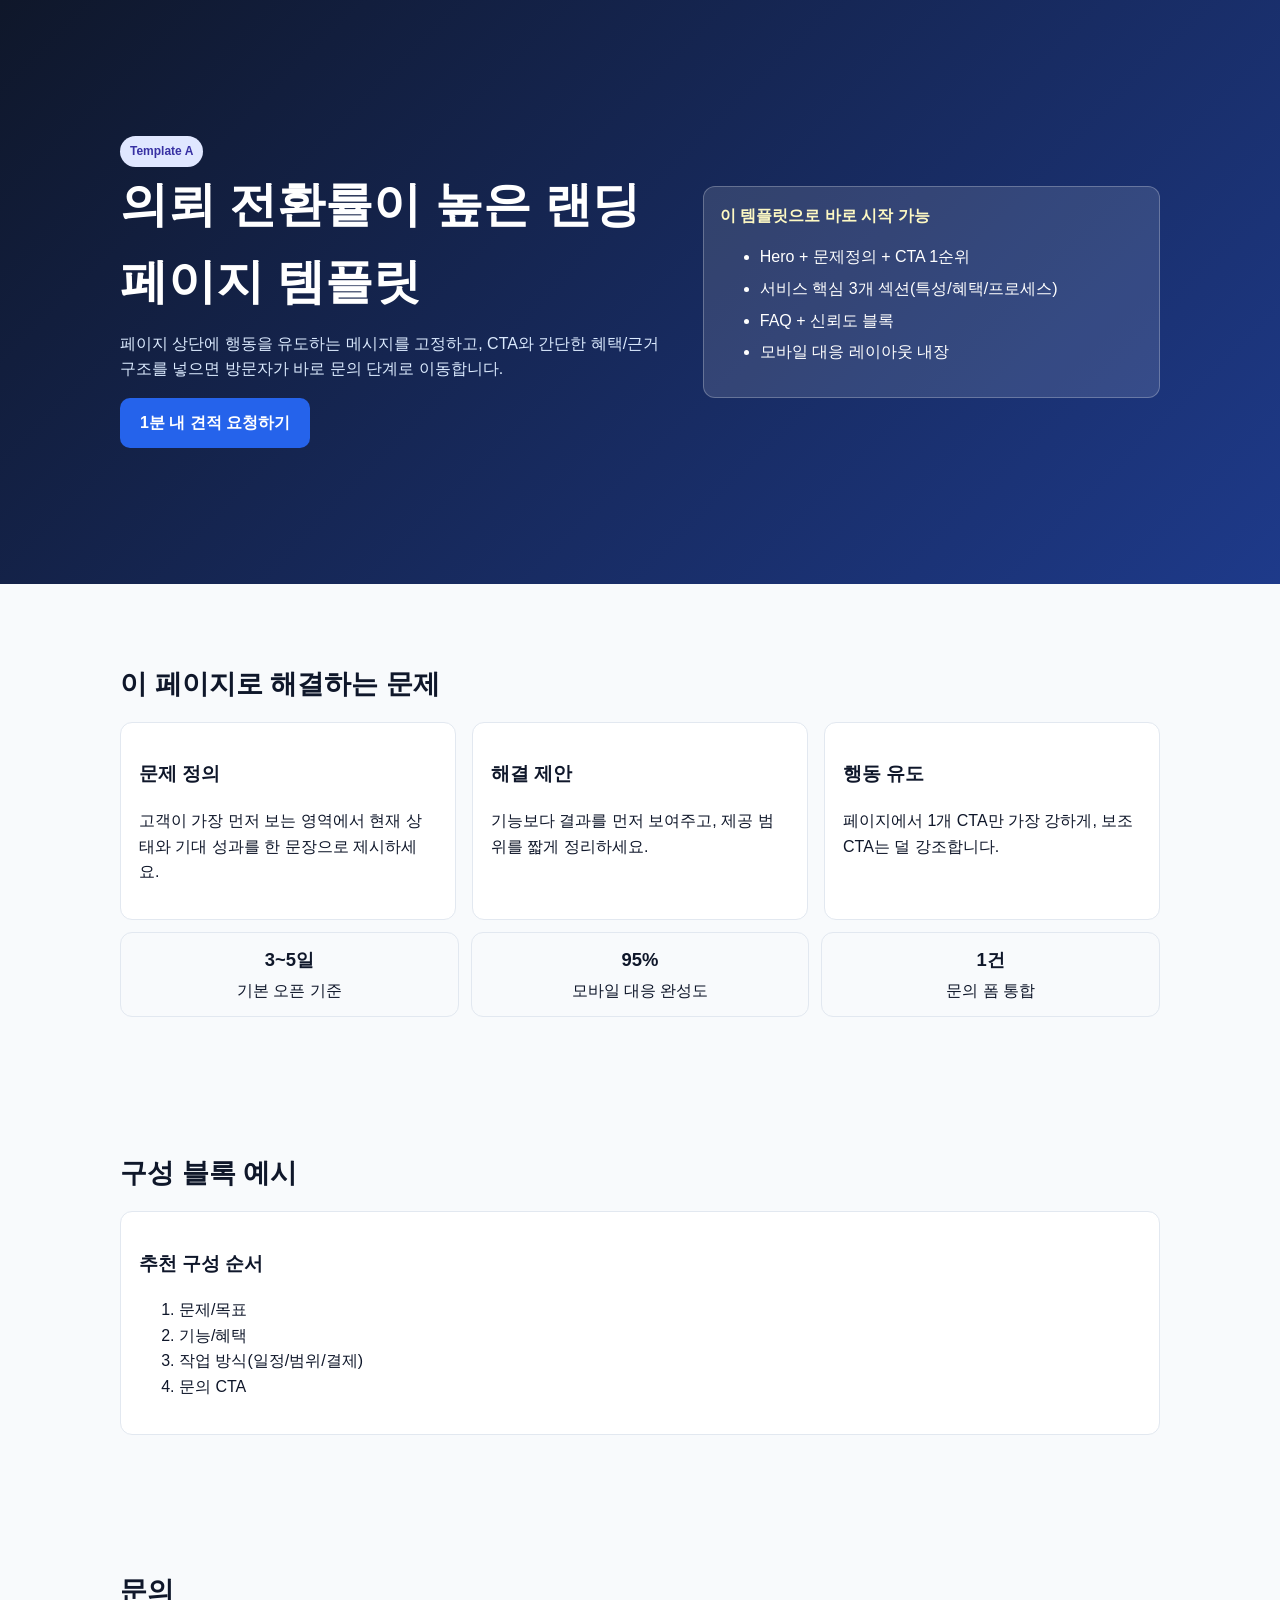
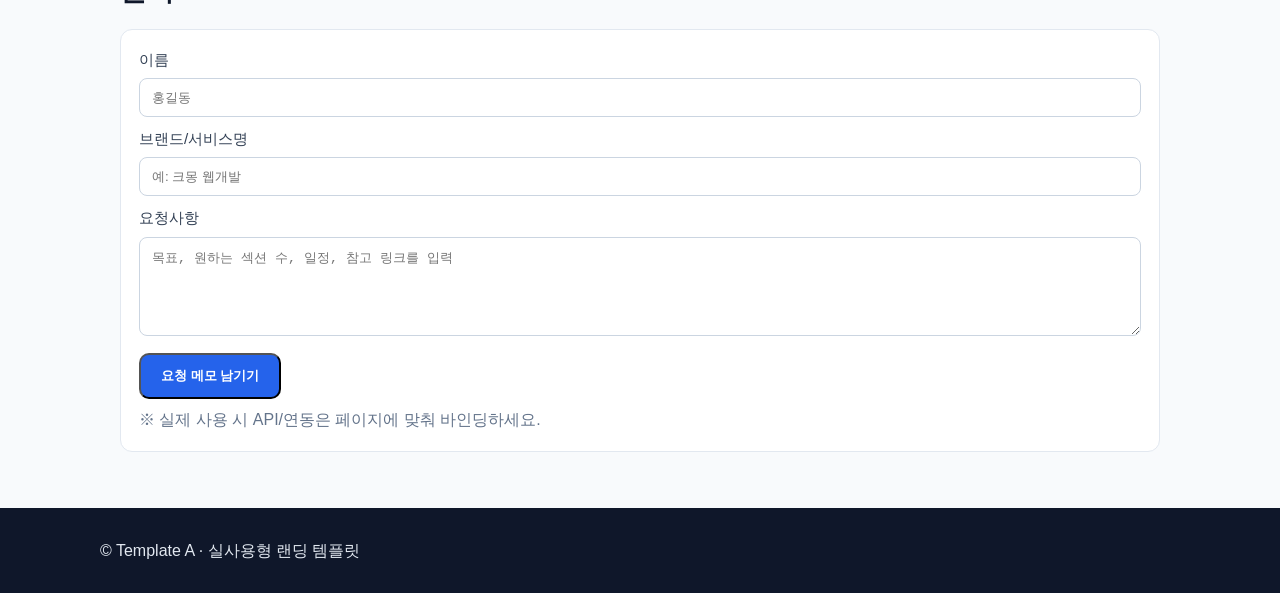
<file: templates/template-a-landing.html>
<!doctype html>
<html lang="ko">
<head>
  <meta charset="UTF-8" />
  <meta name="viewport" content="width=device-width, initial-scale=1.0" />
  <meta name="description" content="반응형 랜딩형 템플릿 A - 상품 소개형" />
  <title>Template A - 반응형 랜딩형</title>
  <link rel="stylesheet" href="./template-common.css" />
  <style>
    :root { --hero-text: #ffffff; }
    .hero-grid {
      display: grid;
      grid-template-columns: 1.1fr .9fr;
      gap: 24px;
      align-items: center;
    }
    .hero-copy h1 { margin: 0 0 10px; }
    .hero-copy p { color: #dbeafe; margin: 0 0 16px; }
    .hero-card {
      background: rgba(255,255,255,.12);
      border: 1px solid rgba(255,255,255,.25);
      border-radius: 12px;
      padding: 16px;
    }
    .hero-card h2 {
      margin: 0 0 8px;
      color: #fef9c3;
      font-size: 1rem;
    }
    .hero-card li { margin: 6px 0; }
    .feature-grid { display: grid; grid-template-columns: repeat(3,1fr); gap: 16px; }
    .kpi { display: grid; grid-template-columns: repeat(3,1fr); gap: 12px; margin: 12px 0 0; }
    .kpi div { background:#f8fafc; border:1px solid var(--line); border-radius: 12px; padding:12px; text-align:center; }
    .kpi strong { color:#0f172a; display:block; margin-bottom:4px; font-size:1.15rem; }

    @media (max-width: 980px) {
      .hero-grid { grid-template-columns: 1fr; }
      .feature-grid,
      .kpi { grid-template-columns: 1fr; }
    }
  </style>
</head>
<body>
  <header class="hero">
    <div class="section hero-grid">
      <section class="hero-copy">
        <span class="badge">Template A</span>
        <h1>의뢰 전환률이 높은 랜딩 페이지 템플릿</h1>
        <p>
          페이지 상단에 행동을 유도하는 메시지를 고정하고, CTA와 간단한 혜택/근거 구조를 넣으면
          방문자가 바로 문의 단계로 이동합니다.
        </p>
        <a class="btn" href="#contact">1분 내 견적 요청하기</a>
      </section>

      <aside class="hero-card" aria-label="빠른 핵심 요약">
        <h2>이 템플릿으로 바로 시작 가능</h2>
        <ul>
          <li>Hero + 문제정의 + CTA 1순위</li>
          <li>서비스 핵심 3개 섹션(특성/혜택/프로세스)</li>
          <li>FAQ + 신뢰도 블록</li>
          <li>모바일 대응 레이아웃 내장</li>
        </ul>
      </aside>
    </div>
  </header>

  <main>
    <section class="section">
      <h2 class="section-title">이 페이지로 해결하는 문제</h2>
      <div class="feature-grid">
        <article class="card">
          <h3>문제 정의</h3>
          <p>고객이 가장 먼저 보는 영역에서 현재 상태와 기대 성과를 한 문장으로 제시하세요.</p>
        </article>
        <article class="card">
          <h3>해결 제안</h3>
          <p>기능보다 결과를 먼저 보여주고, 제공 범위를 짧게 정리하세요.</p>
        </article>
        <article class="card">
          <h3>행동 유도</h3>
          <p>페이지에서 1개 CTA만 가장 강하게, 보조 CTA는 덜 강조합니다.</p>
        </article>
      </div>

      <div class="kpi" aria-label="성과 지표 예시">
        <div>
          <strong>3~5일</strong>
          <span>기본 오픈 기준</span>
        </div>
        <div>
          <strong>95%</strong>
          <span>모바일 대응 완성도</span>
        </div>
        <div>
          <strong>1건</strong>
          <span>문의 폼 통합</span>
        </div>
      </div>
    </section>

    <section class="section" id="features">
      <h2 class="section-title">구성 블록 예시</h2>
      <div class="card">
        <h3>추천 구성 순서</h3>
        <ol>
          <li>문제/목표</li>
          <li>기능/혜택</li>
          <li>작업 방식(일정/범위/결제)</li>
          <li>문의 CTA</li>
        </ol>
      </div>
    </section>

    <section class="section" id="contact">
      <h2 class="section-title">문의</h2>
      <form class="card" onsubmit="return false;">
        <label for="name-a">이름</label>
        <input id="name-a" placeholder="홍길동" />
        <label for="biz-a">브랜드/서비스명</label>
        <input id="biz-a" placeholder="예: 크몽 웹개발" />
        <label for="msg-a">요청사항</label>
        <textarea id="msg-a" rows="5" placeholder="목표, 원하는 섹션 수, 일정, 참고 링크를 입력"></textarea>
        <button class="btn" type="button">요청 메모 남기기</button>
        <p class="small" style="margin:8px 0 0;color:#64748b">※ 실제 사용 시 API/연동은 페이지에 맞춰 바인딩하세요.</p>
      </form>
    </section>
  </main>

  <footer>
    <div class="section">© Template A · 실사용형 랜딩 템플릿</div>
  </footer>
</body>
</html>
</file>
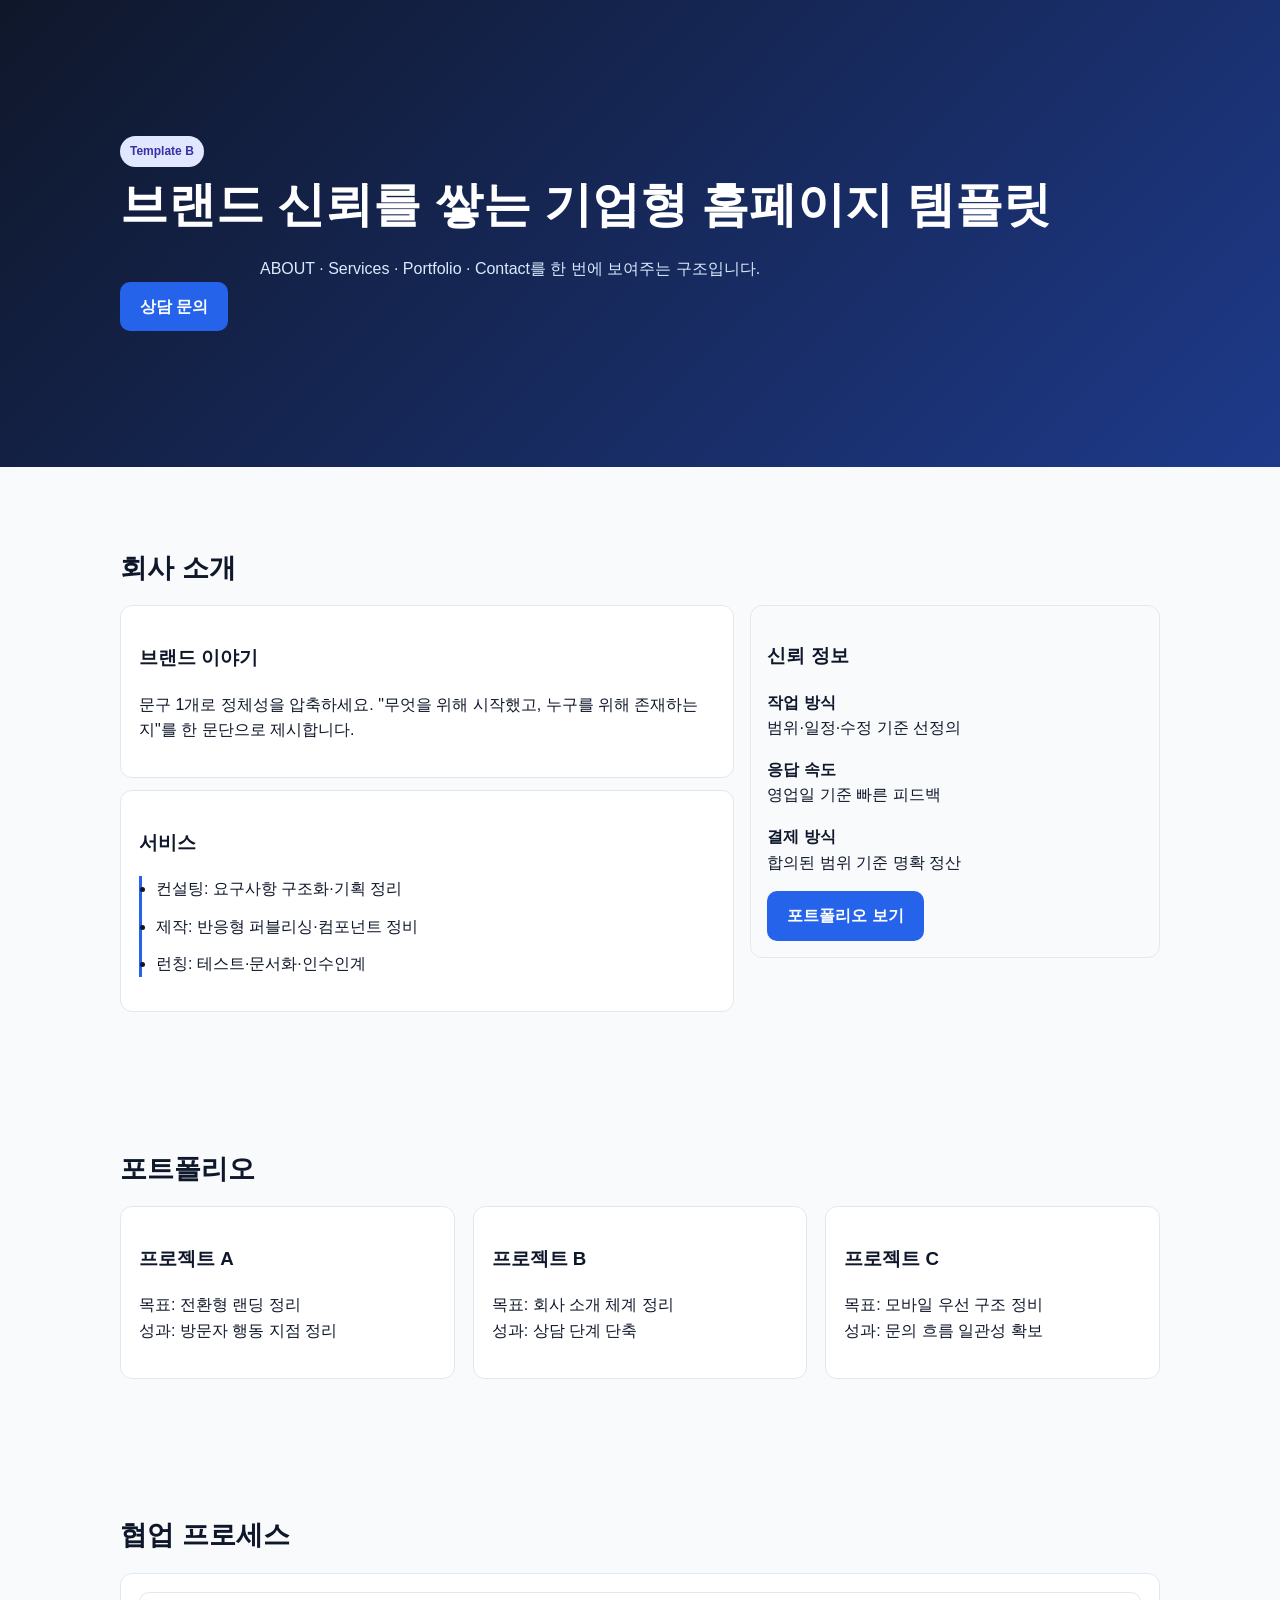
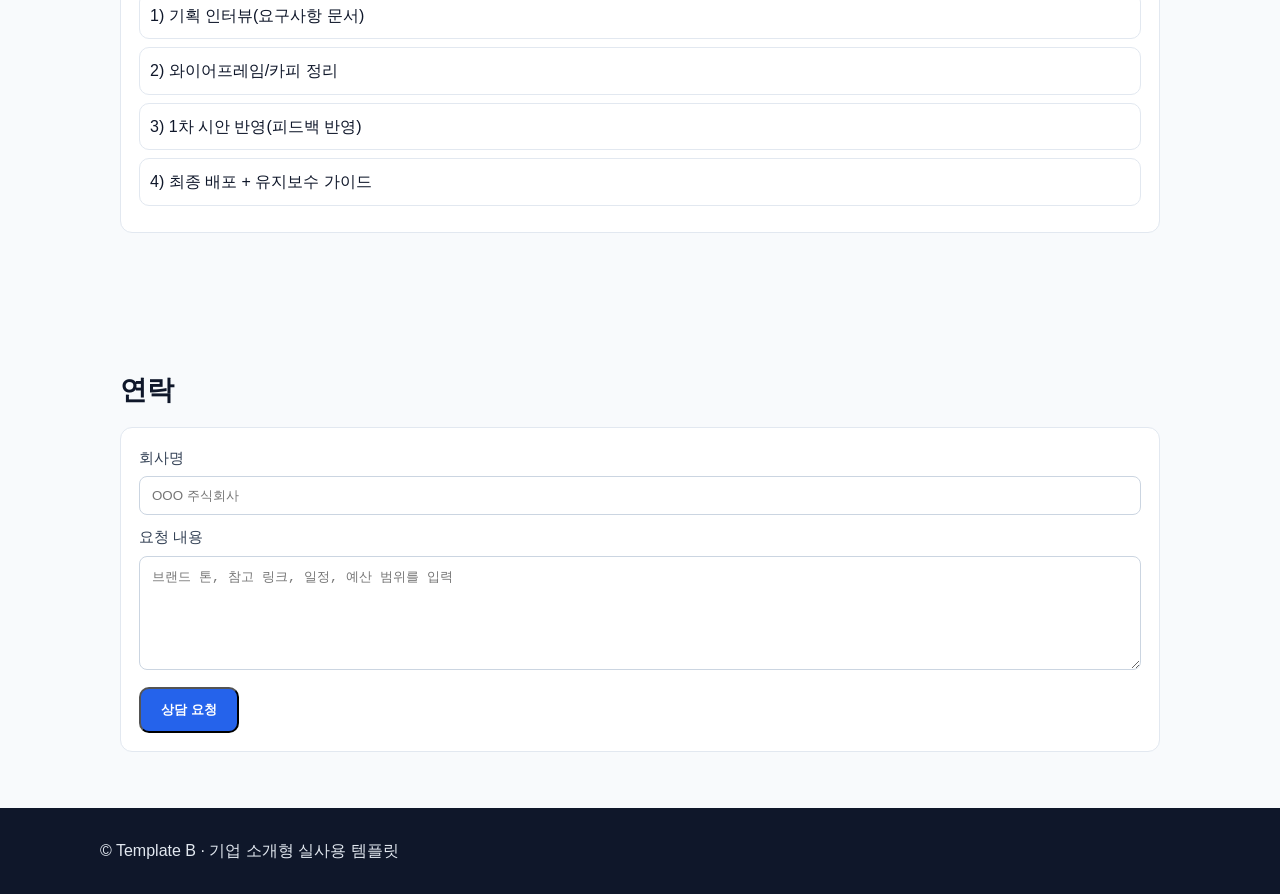
<file: templates/template-b-business.html>
<!doctype html>
<html lang="ko">
<head>
  <meta charset="UTF-8" />
  <meta name="viewport" content="width=device-width, initial-scale=1.0" />
  <meta name="description" content="기업형 소개 페이지 템플릿 B - 실무형 구성" />
  <title>Template B - 기업 소개형</title>
  <link rel="stylesheet" href="./template-common.css" />
  <style>
    .about-grid { display:grid; grid-template-columns:1.2fr .8fr; gap:16px; }
    .timeline { border-left: 3px solid var(--accent); padding-left: 14px; }
    .timeline li { margin: 12px 0; }
    .profile-card {
      border: 1px solid var(--line);
      border-radius: 12px;
      padding: 16px;
      background: #f8fafc;
      position: sticky;
      top: 84px;
      height: max-content;
    }
    .steps { list-style: none; padding:0; margin:0; }
    .steps li { background:#fff; border:1px solid var(--line); border-radius:10px; padding:10px; margin-bottom:8px; }
    @media (max-width: 960px) {
      .about-grid { grid-template-columns:1fr; }
      .profile-card { position: static; }
    }
  </style>
</head>
<body>
  <header class="hero">
    <div class="section">
      <span class="badge">Template B</span>
      <h1>브랜드 신뢰를 쌓는 기업형 홈페이지 템플릿</h1>
      <p>ABOUT · Services · Portfolio · Contact를 한 번에 보여주는 구조입니다.</p>
      <a class="btn" href="#contact">상담 문의</a>
    </div>
  </header>

  <main>
    <section class="section">
      <h2 class="section-title">회사 소개</h2>
      <div class="about-grid">
        <div>
          <div class="card">
            <h3>브랜드 이야기</h3>
            <p>문구 1개로 정체성을 압축하세요. "무엇을 위해 시작했고, 누구를 위해 존재하는지"를 한 문단으로 제시합니다.</p>
          </div>
          <div class="card" style="margin-top:12px;">
            <h3>서비스</h3>
            <ul class="timeline">
              <li>컨설팅: 요구사항 구조화·기획 정리</li>
              <li>제작: 반응형 퍼블리싱·컴포넌트 정비</li>
              <li>런칭: 테스트·문서화·인수인계</li>
            </ul>
          </div>
        </div>

        <aside class="profile-card">
          <h3>신뢰 정보</h3>
          <p><strong>작업 방식</strong><br/>범위·일정·수정 기준 선정의</p>
          <p><strong>응답 속도</strong><br/>영업일 기준 빠른 피드백</p>
          <p><strong>결제 방식</strong><br/>합의된 범위 기준 명확 정산</p>
          <a class="btn" href="#portfolio">포트폴리오 보기</a>
        </aside>
      </div>
    </section>

    <section class="section" id="portfolio">
      <h2 class="section-title">포트폴리오</h2>
      <div class="grid">
        <article class="card">
          <h3>프로젝트 A</h3>
          <p>목표: 전환형 랜딩 정리<br/>성과: 방문자 행동 지점 정리</p>
        </article>
        <article class="card">
          <h3>프로젝트 B</h3>
          <p>목표: 회사 소개 체계 정리<br/>성과: 상담 단계 단축</p>
        </article>
        <article class="card">
          <h3>프로젝트 C</h3>
          <p>목표: 모바일 우선 구조 정비<br/>성과: 문의 흐름 일관성 확보</p>
        </article>
      </div>
    </section>

    <section class="section">
      <h2 class="section-title">협업 프로세스</h2>
      <div class="card">
        <ol class="steps">
          <li>1) 기획 인터뷰(요구사항 문서)</li>
          <li>2) 와이어프레임/카피 정리</li>
          <li>3) 1차 시안 반영(피드백 반영)</li>
          <li>4) 최종 배포 + 유지보수 가이드</li>
        </ol>
      </div>
    </section>

    <section class="section" id="contact">
      <h2 class="section-title">연락</h2>
      <form class="card" onsubmit="return false;">
        <label for="company">회사명</label>
        <input id="company" placeholder="OOO 주식회사" />
        <label for="need-b">요청 내용</label>
        <textarea id="need-b" rows="6" placeholder="브랜드 톤, 참고 링크, 일정, 예산 범위를 입력"></textarea>
        <button type="button" class="btn">상담 요청</button>
      </form>
    </section>
  </main>

  <footer>
    <div class="section">© Template B · 기업 소개형 실사용 템플릿</div>
  </footer>
</body>
</html>
</file>
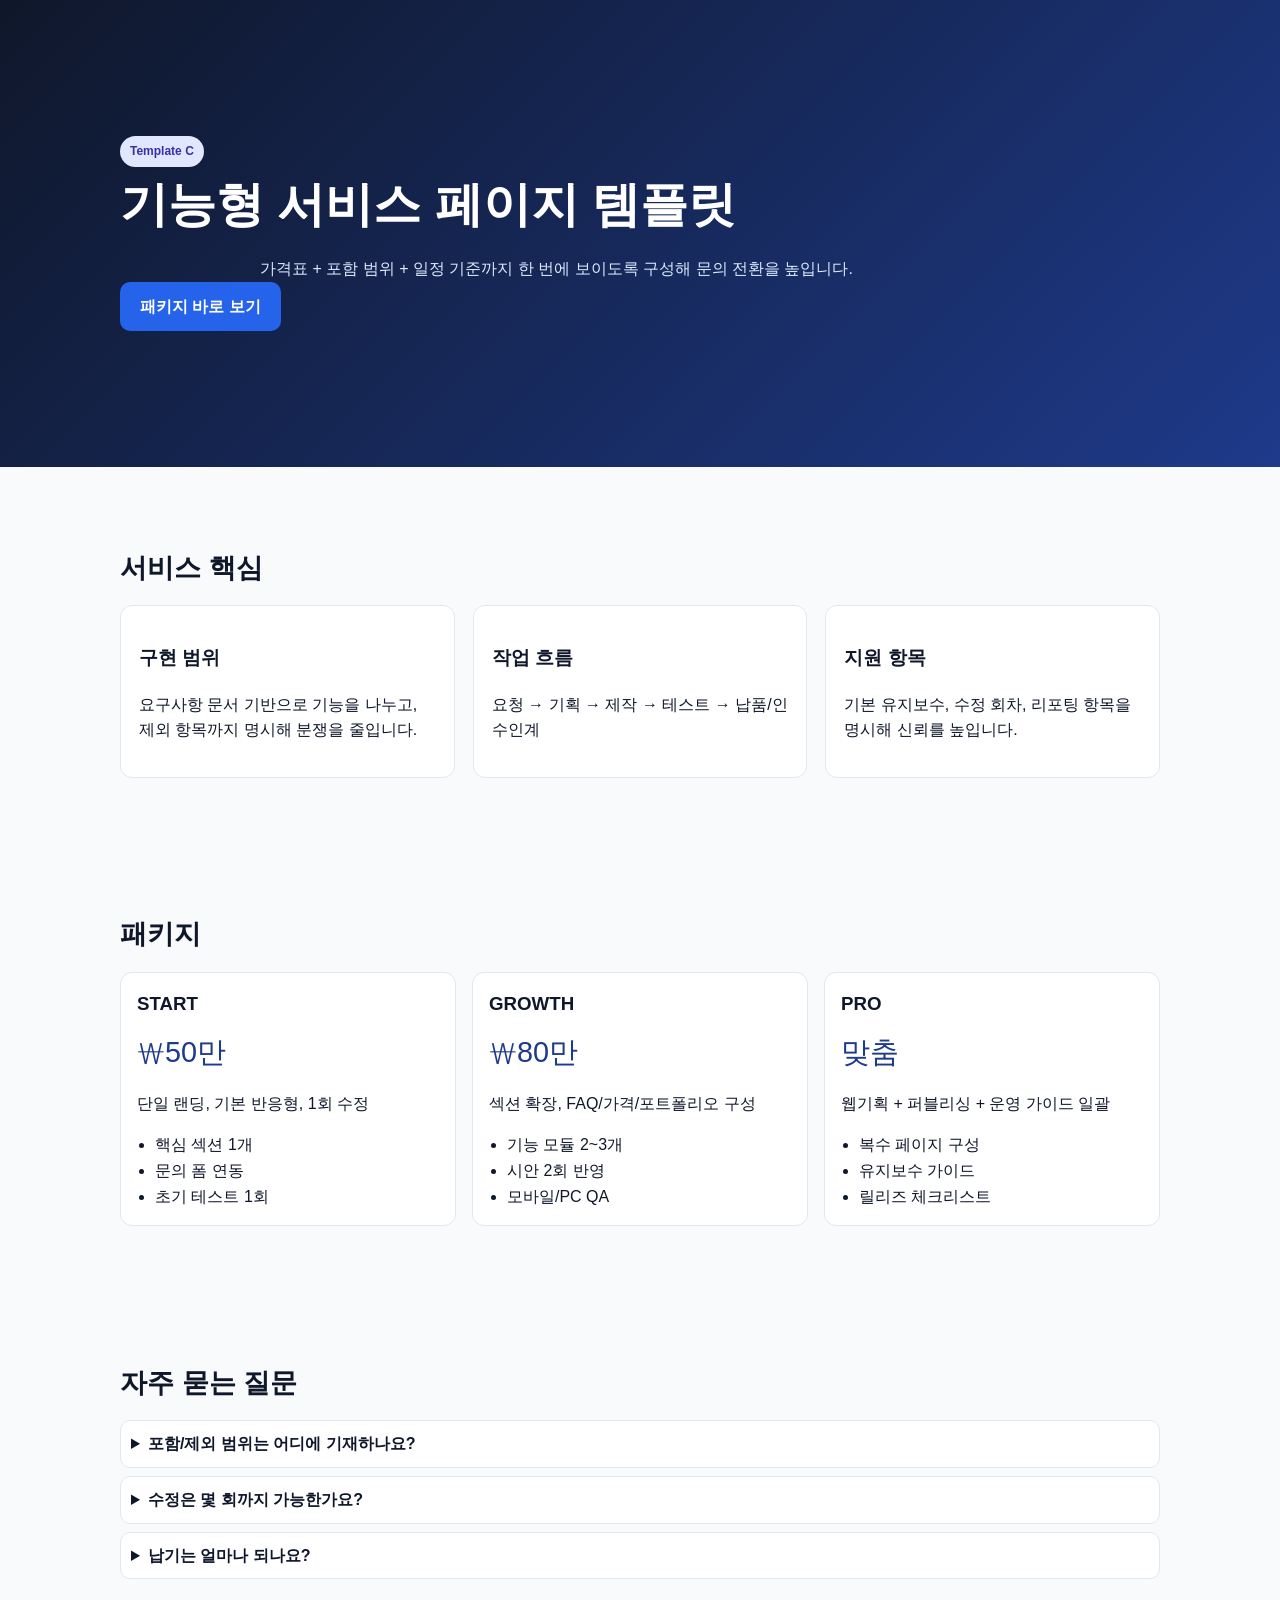
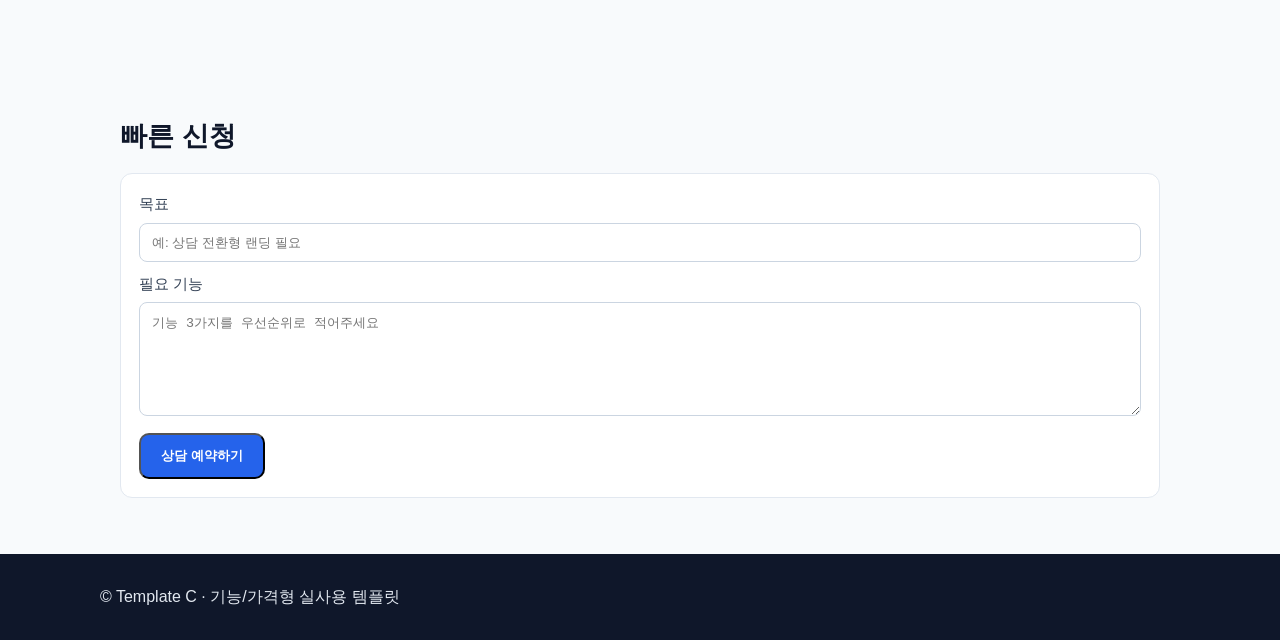
<file: templates/template-c-service-page.html>
<!doctype html>
<html lang="ko">
<head>
  <meta charset="UTF-8" />
  <meta name="viewport" content="width=device-width, initial-scale=1.0" />
  <meta name="description" content="서비스형 페이지 템플릿 C - 기능·가격·FAQ 구성" />
  <title>Template C - 서비스형</title>
  <link rel="stylesheet" href="./template-common.css" />
  <style>
    .plan-grid { display:grid; grid-template-columns: repeat(3,1fr); gap:16px; }
    .plan { background:#fff; border:1px solid var(--line); border-radius:12px; padding:16px; }
    .plan h3 { margin:0 0 8px; }
    .price { font-size:1.8rem; color:#1e3a8a; margin: 10px 0; }
    .plan ul { margin: 10px 0 0; padding-left: 18px; }
    .faq details { border:1px solid var(--line); border-radius:10px; padding:10px; margin-top:8px; background:#fff; }
    .faq summary { cursor:pointer; font-weight:700; }

    @media (max-width: 900px) {
      .plan-grid { grid-template-columns: 1fr; }
    }
  </style>
</head>
<body>
  <header class="hero">
    <div class="section">
      <span class="badge">Template C</span>
      <h1>기능형 서비스 페이지 템플릿</h1>
      <p>가격표 + 포함 범위 + 일정 기준까지 한 번에 보이도록 구성해 문의 전환을 높입니다.</p>
      <a class="btn" href="#packages">패키지 바로 보기</a>
    </div>
  </header>

  <main>
    <section class="section">
      <h2 class="section-title">서비스 핵심</h2>
      <div class="grid">
        <article class="card">
          <h3>구현 범위</h3>
          <p>요구사항 문서 기반으로 기능을 나누고, 제외 항목까지 명시해 분쟁을 줄입니다.</p>
        </article>
        <article class="card">
          <h3>작업 흐름</h3>
          <p>요청 → 기획 → 제작 → 테스트 → 납품/인수인계</p>
        </article>
        <article class="card">
          <h3>지원 항목</h3>
          <p>기본 유지보수, 수정 회차, 리포팅 항목을 명시해 신뢰를 높입니다.</p>
        </article>
      </div>
    </section>

    <section class="section" id="packages">
      <h2 class="section-title">패키지</h2>
      <div class="plan-grid">
        <article class="plan">
          <h3>START</h3>
          <p class="price">₩50만</p>
          <p>단일 랜딩, 기본 반응형, 1회 수정</p>
          <ul>
            <li>핵심 섹션 1개</li>
            <li>문의 폼 연동</li>
            <li>초기 테스트 1회</li>
          </ul>
        </article>

        <article class="plan">
          <h3>GROWTH</h3>
          <p class="price">₩80만</p>
          <p>섹션 확장, FAQ/가격/포트폴리오 구성</p>
          <ul>
            <li>기능 모듈 2~3개</li>
            <li>시안 2회 반영</li>
            <li>모바일/PC QA</li>
          </ul>
        </article>

        <article class="plan">
          <h3>PRO</h3>
          <p class="price">맞춤</p>
          <p>웹기획 + 퍼블리싱 + 운영 가이드 일괄</p>
          <ul>
            <li>복수 페이지 구성</li>
            <li>유지보수 가이드</li>
            <li>릴리즈 체크리스트</li>
          </ul>
        </article>
      </div>
    </section>

    <section class="section faq">
      <h2 class="section-title">자주 묻는 질문</h2>
      <details>
        <summary>포함/제외 범위는 어디에 기재하나요?</summary>
        <p style="margin:8px 0 0;color:#334155;">상품 상세 본문에 "제공 항목"과 "별도 협의 항목"으로 분리해 적습니다.</p>
      </details>
      <details>
        <summary>수정은 몇 회까지 가능한가요?</summary>
        <p style="margin:8px 0 0;color:#334155;">패키지별 기본 수정 회차를 명시하고, 추가 분량은 별도 협의로 처리합니다.</p>
      </details>
      <details>
        <summary>납기는 얼마나 되나요?</summary>
        <p style="margin:8px 0 0;color:#334155;">기획 난이도에 따라 5~10영업일을 기본으로 안내하는 것이 안전합니다.</p>
      </details>
    </section>

    <section class="section" id="contact">
      <h2 class="section-title">빠른 신청</h2>
      <form class="card" onsubmit="return false;">
        <label for="goal-c">목표</label>
        <input id="goal-c" placeholder="예: 상담 전환형 랜딩 필요" />
        <label for="detail-c">필요 기능</label>
        <textarea id="detail-c" rows="6" placeholder="기능 3가지를 우선순위로 적어주세요"></textarea>
        <button class="btn" type="button">상담 예약하기</button>
      </form>
    </section>
  </main>

  <footer>
    <div class="section">© Template C · 기능/가격형 실사용 템플릿</div>
  </footer>
</body>
</html>
</file>
<file: templates/template-common.css>
:root {
  --bg: #0f1220;
  --card: #ffffff;
  --text: #0f172a;
  --muted: #64748b;
  --accent: #2563eb;
  --accent-dark: #1d4ed8;
  --line: #e2e8f0;
}
* { box-sizing: border-box; }
body {
  margin: 0;
  font-family: -apple-system, BlinkMacSystemFont, 'Apple SD Gothic Neo', 'Malgun Gothic', Arial, sans-serif;
  color: var(--text);
  background: #f8fafc;
  line-height: 1.6;
}
.section {
  max-width: 1080px;
  margin: 0 auto;
  padding: 56px 20px;
}
.hero {
  background: linear-gradient(135deg, #0f172a, #1e3a8a);
  color: white;
  padding: 80px 20px;
}
.hero h1 { font-size: clamp(1.8rem, 4vw, 3rem); margin: 0 0 12px; }
.hero p { max-width: 760px; margin: 0 auto; color: #dbeafe; }
.btn {
  display: inline-block; padding: 12px 20px;
  border-radius: 10px;
  background: var(--accent); color: white;
  text-decoration: none; font-weight: 700; transition: 0.2s;
}
.btn:hover { background: var(--accent-dark); }
.grid {
  display: grid; gap: 18px;
  grid-template-columns: repeat(3, minmax(0, 1fr));
}
.card {
  background: var(--card);
  border: 1px solid var(--line);
  border-radius: 12px;
  padding: 18px;
}
.section-title { font-size: 1.7rem; margin-bottom: 16px; }
.badge {
  display: inline-block; background: #e0e7ff; color: #3730a3;
  padding: 6px 10px; border-radius: 999px; font-size: 12px; font-weight: 700;
}
form {
  background: #fff; border: 1px solid var(--line); border-radius: 12px; padding: 16px;
}
input, textarea {
  width: 100%; padding: 11px 12px; margin-bottom: 10px; border: 1px solid #cbd5e1; border-radius: 8px;
}
label { font-size: 0.95rem; display: block; margin: 0 0 6px; color: #334155; }
footer { background: #0f172a; color: #e2e8f0; padding: 30px 20px; }
footer .section { padding: 0; }
@media (max-width: 900px) {
  .grid { grid-template-columns: 1fr 1fr; }
}
@media (max-width: 640px) {
  .grid { grid-template-columns: 1fr; }
  .hero { padding: 54px 20px; }
  .section { padding: 36px 16px; }
}
</file>
